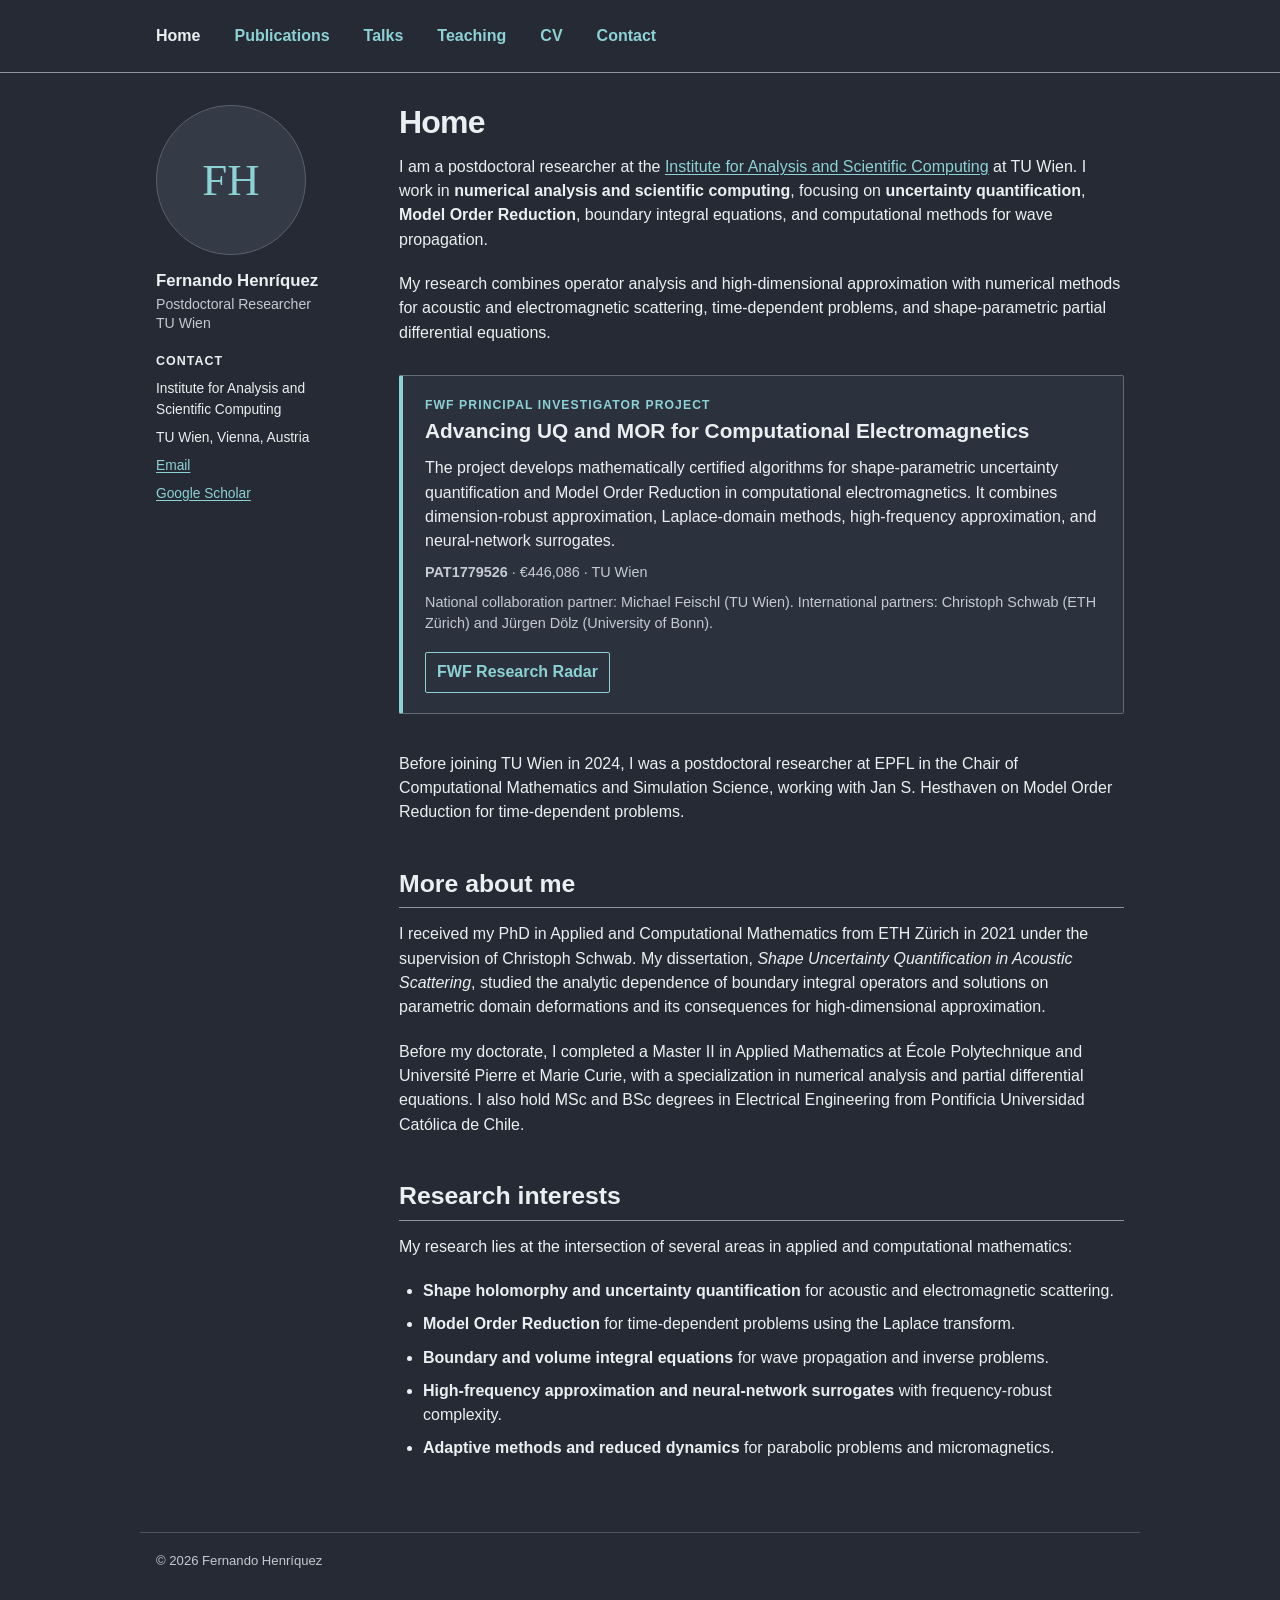
<file: index.html>
<!doctype html>
<html lang="en">
<head>
  <meta charset="utf-8">
  <meta name="viewport" content="width=device-width, initial-scale=1">
  <meta name="description" content="Fernando Henríquez — numerical analysis, uncertainty quantification, model order reduction, and computational wave propagation.">
  <title>Fernando Henríquez | Home</title>
  <link rel="stylesheet" href="styles.css?v=48fe07c">
</head>
<body>
  <header class="site-header">
    <div class="nav-wrap">
      <a class="brand" href="index.html">Fernando Henríquez</a>
      <nav class="nav" aria-label="Main navigation">
        <a class="active" href="index.html">Home</a>
        <a href="publications.html">Publications</a>
        <a href="talks.html">Talks</a>
        <a href="teaching.html">Teaching</a>
        <a href="cv.html">CV</a>
        <a href="mailto:fernando.henriquez@asc.tuwien.ac.at">Contact</a>
      </nav>
    </div>
  </header>

  <main class="page">
    <aside class="profile">
      <div class="portrait" aria-label="Profile photo placeholder">FH</div>
      <h2>Fernando Henríquez</h2>
      <p class="role">Postdoctoral Researcher<br>TU Wien</p>
      <h3>Contact</h3>
      <ul>
        <li>Institute for Analysis and Scientific Computing</li>
        <li>TU Wien, Vienna, Austria</li>
        <li><a href="mailto:fernando.henriquez@asc.tuwien.ac.at">Email</a></li>
        <li><a href="https://scholar.google.com/citations?user=jcabNR0AAAAJ&amp;hl=en">Google Scholar</a></li>
      </ul>
    </aside>

    <article class="content">
      <h1>Home</h1>
      <p>I am a postdoctoral researcher at the <a href="https://www.tuwien.at/en/mg/asc">Institute for Analysis and Scientific Computing</a> at TU Wien. I work in <strong>numerical analysis and scientific computing</strong>, focusing on <strong>uncertainty quantification</strong>, <strong>Model Order Reduction</strong>, boundary integral equations, and computational methods for wave propagation.</p>

      <p>My research combines operator analysis and high-dimensional approximation with numerical methods for acoustic and electromagnetic scattering, time-dependent problems, and shape-parametric partial differential equations.</p>

      <section class="project-card" aria-labelledby="fwf-title">
        <p class="eyebrow">FWF Principal Investigator Project</p>
        <h2 id="fwf-title">Advancing UQ and MOR for Computational Electromagnetics</h2>
        <p>The project develops mathematically certified algorithms for shape-parametric uncertainty quantification and Model Order Reduction in computational electromagnetics. It combines dimension-robust approximation, Laplace-domain methods, high-frequency approximation, and neural-network surrogates.</p>
        <p class="project-meta"><strong>PAT1779526</strong> · €446,086 · TU Wien</p>
        <p class="project-meta">National collaboration partner: Michael Feischl (TU Wien). International partners: Christoph Schwab (ETH Zürich) and Jürgen Dölz (University of Bonn).</p>
        <a class="button-link" href="https://www.fwf.ac.at/en/research-radar/10.55776/PAT1779526">FWF Research Radar</a>
      </section>

      <p>Before joining TU Wien in 2024, I was a postdoctoral researcher at EPFL in the Chair of Computational Mathematics and Simulation Science, working with Jan S. Hesthaven on Model Order Reduction for time-dependent problems.</p>

      <h2>More about me</h2>
      <p>I received my PhD in Applied and Computational Mathematics from ETH Zürich in 2021 under the supervision of Christoph Schwab. My dissertation, <em>Shape Uncertainty Quantification in Acoustic Scattering</em>, studied the analytic dependence of boundary integral operators and solutions on parametric domain deformations and its consequences for high-dimensional approximation.</p>

      <p>Before my doctorate, I completed a Master II in Applied Mathematics at École Polytechnique and Université Pierre et Marie Curie, with a specialization in numerical analysis and partial differential equations. I also hold MSc and BSc degrees in Electrical Engineering from Pontificia Universidad Católica de Chile.</p>

      <h2>Research interests</h2>
      <p>My research lies at the intersection of several areas in applied and computational mathematics:</p>
      <ul class="research-list">
        <li><strong>Shape holomorphy and uncertainty quantification</strong> for acoustic and electromagnetic scattering.</li>
        <li><strong>Model Order Reduction</strong> for time-dependent problems using the Laplace transform.</li>
        <li><strong>Boundary and volume integral equations</strong> for wave propagation and inverse problems.</li>
        <li><strong>High-frequency approximation and neural-network surrogates</strong> with frequency-robust complexity.</li>
        <li><strong>Adaptive methods and reduced dynamics</strong> for parabolic problems and micromagnetics.</li>
      </ul>
    </article>
  </main>

  <footer class="site-footer"><div class="footer-wrap">© 2026 Fernando Henríquez</div></footer>
</body>
</html>
</file>
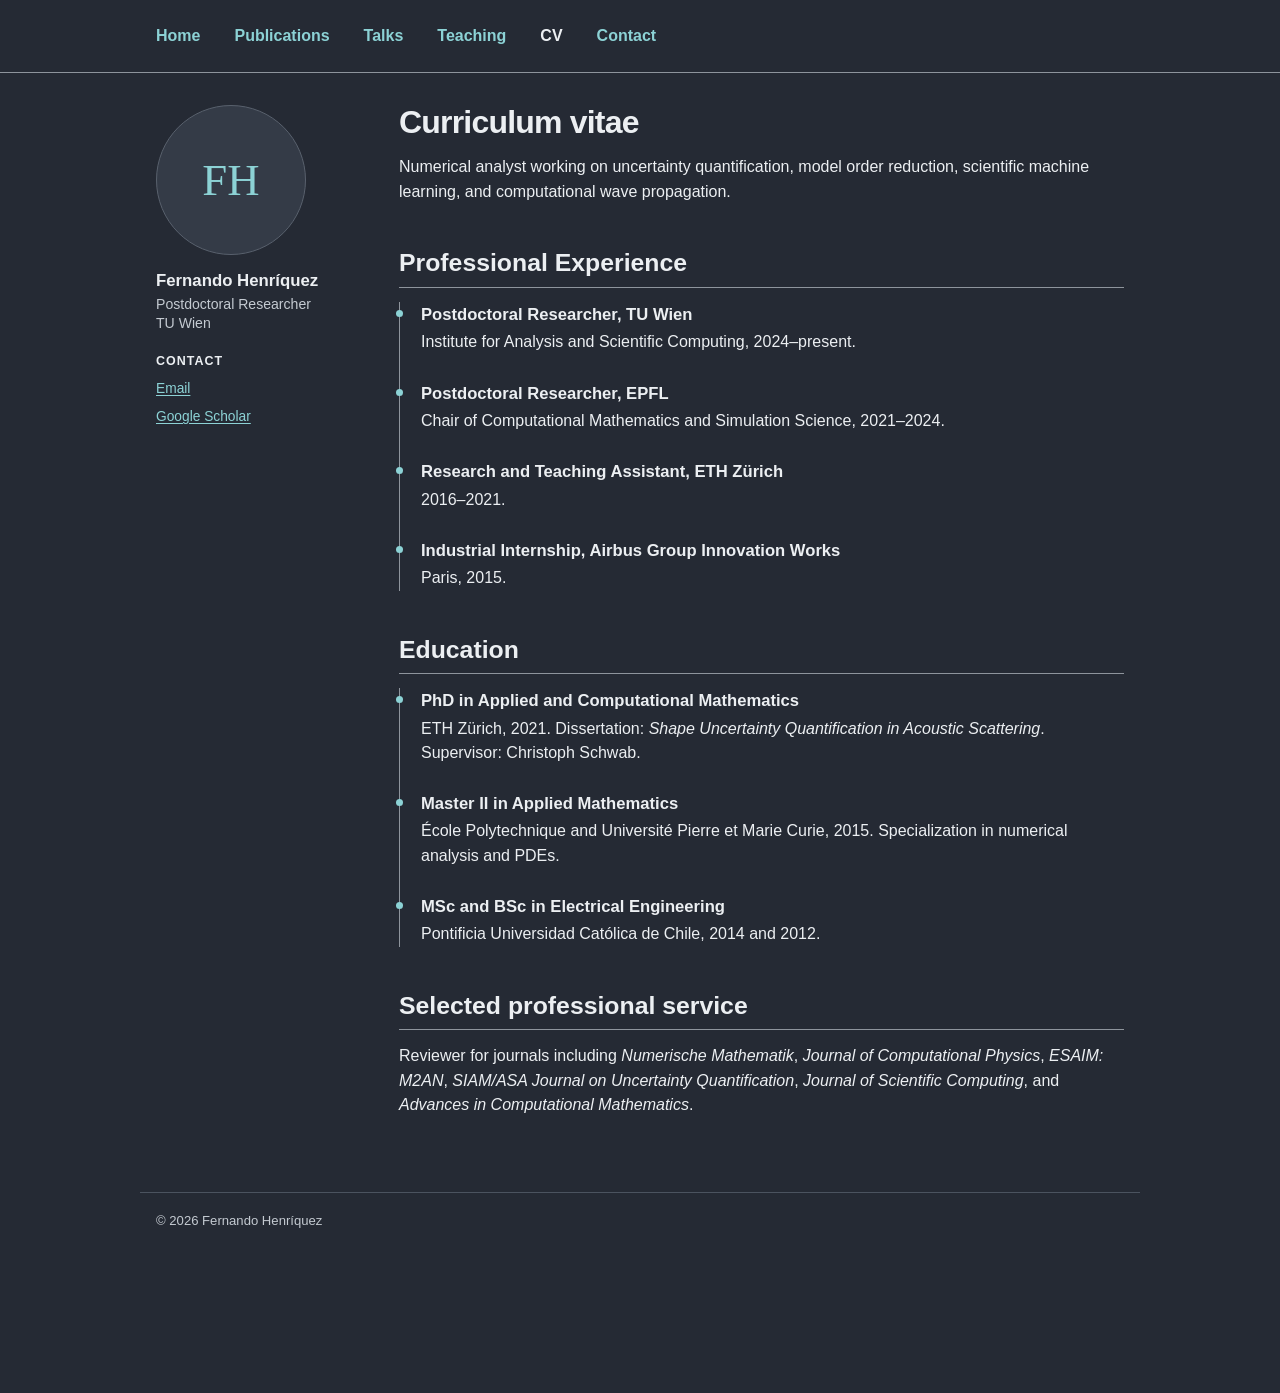
<file: cv.html>
<!doctype html><html lang="en"><head><meta charset="utf-8"><meta name="viewport" content="width=device-width, initial-scale=1"><meta name="description" content="Curriculum vitae of Fernando Henríquez."><title>Fernando Henríquez | CV</title><link rel="stylesheet" href="styles.css?v=48fe07c"></head>
<body><header class="site-header"><div class="nav-wrap"><a class="brand" href="index.html">Fernando Henríquez</a><nav class="nav" aria-label="Main navigation"><a href="index.html">Home</a><a href="publications.html">Publications</a><a href="talks.html">Talks</a><a href="teaching.html">Teaching</a><a class="active" href="cv.html">CV</a><a href="mailto:fernando.henriquez@asc.tuwien.ac.at">Contact</a></nav></div></header>
<main class="page"><aside class="profile"><div class="portrait">FH</div><h2>Fernando Henríquez</h2><p class="role">Postdoctoral Researcher<br>TU Wien</p><h3>Contact</h3><ul><li><a href="mailto:fernando.henriquez@asc.tuwien.ac.at">Email</a></li><li><a href="https://scholar.google.com/citations?user=jcabNR0AAAAJ&amp;hl=en">Google Scholar</a></li></ul></aside>
<article class="content"><h1>Curriculum vitae</h1><p class="lead">Numerical analyst working on uncertainty quantification, model order reduction, scientific machine learning, and computational wave propagation.</p>
<h2>Professional Experience</h2><div class="timeline"><div class="timeline-item"><h3>Postdoctoral Researcher, TU Wien</h3><p>Institute for Analysis and Scientific Computing, 2024–present.</p></div><div class="timeline-item"><h3>Postdoctoral Researcher, EPFL</h3><p>Chair of Computational Mathematics and Simulation Science, 2021–2024.</p></div><div class="timeline-item"><h3>Research and Teaching Assistant, ETH Zürich</h3><p>2016–2021.</p></div><div class="timeline-item"><h3>Industrial Internship, Airbus Group Innovation Works</h3><p>Paris, 2015.</p></div></div>
<h2>Education</h2><div class="timeline"><div class="timeline-item"><h3>PhD in Applied and Computational Mathematics</h3><p>ETH Zürich, 2021. Dissertation: <em>Shape Uncertainty Quantification in Acoustic Scattering</em>. Supervisor: Christoph Schwab.</p></div><div class="timeline-item"><h3>Master II in Applied Mathematics</h3><p>École Polytechnique and Université Pierre et Marie Curie, 2015. Specialization in numerical analysis and PDEs.</p></div><div class="timeline-item"><h3>MSc and BSc in Electrical Engineering</h3><p>Pontificia Universidad Católica de Chile, 2014 and 2012.</p></div></div>
<h2>Selected professional service</h2><p>Reviewer for journals including <em>Numerische Mathematik</em>, <em>Journal of Computational Physics</em>, <em>ESAIM: M2AN</em>, <em>SIAM/ASA Journal on Uncertainty Quantification</em>, <em>Journal of Scientific Computing</em>, and <em>Advances in Computational Mathematics</em>.</p>
</article></main><footer class="site-footer"><div class="footer-wrap">© 2026 Fernando Henríquez</div></footer></body></html>
</file>
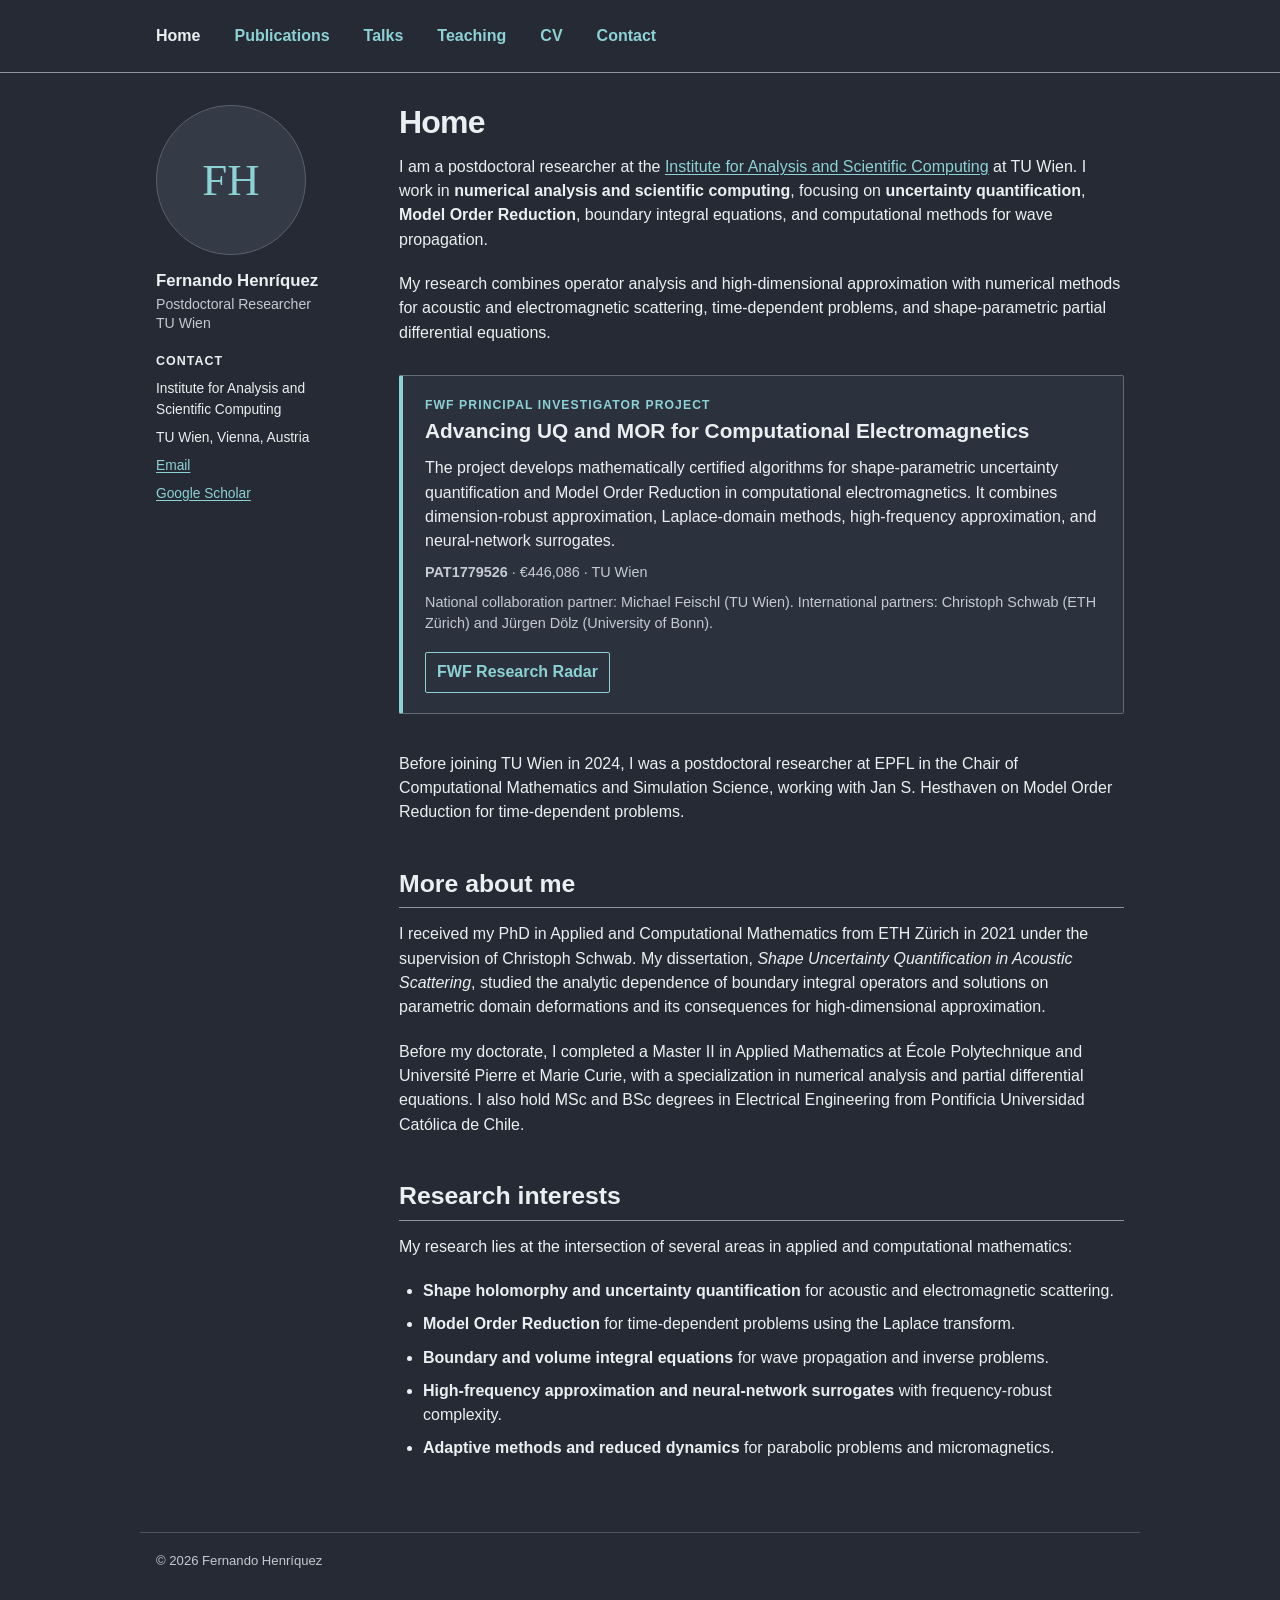
<file: news.html>
<!doctype html>
<html lang="en">
<head>
  <meta charset="utf-8">
  <meta http-equiv="refresh" content="0; url=index.html">
  <meta name="robots" content="noindex">
  <title>Redirecting</title>
  <link rel="canonical" href="index.html">
</head>
<body><p><a href="index.html">Return to the homepage</a>.</p></body>
</html>
</file>
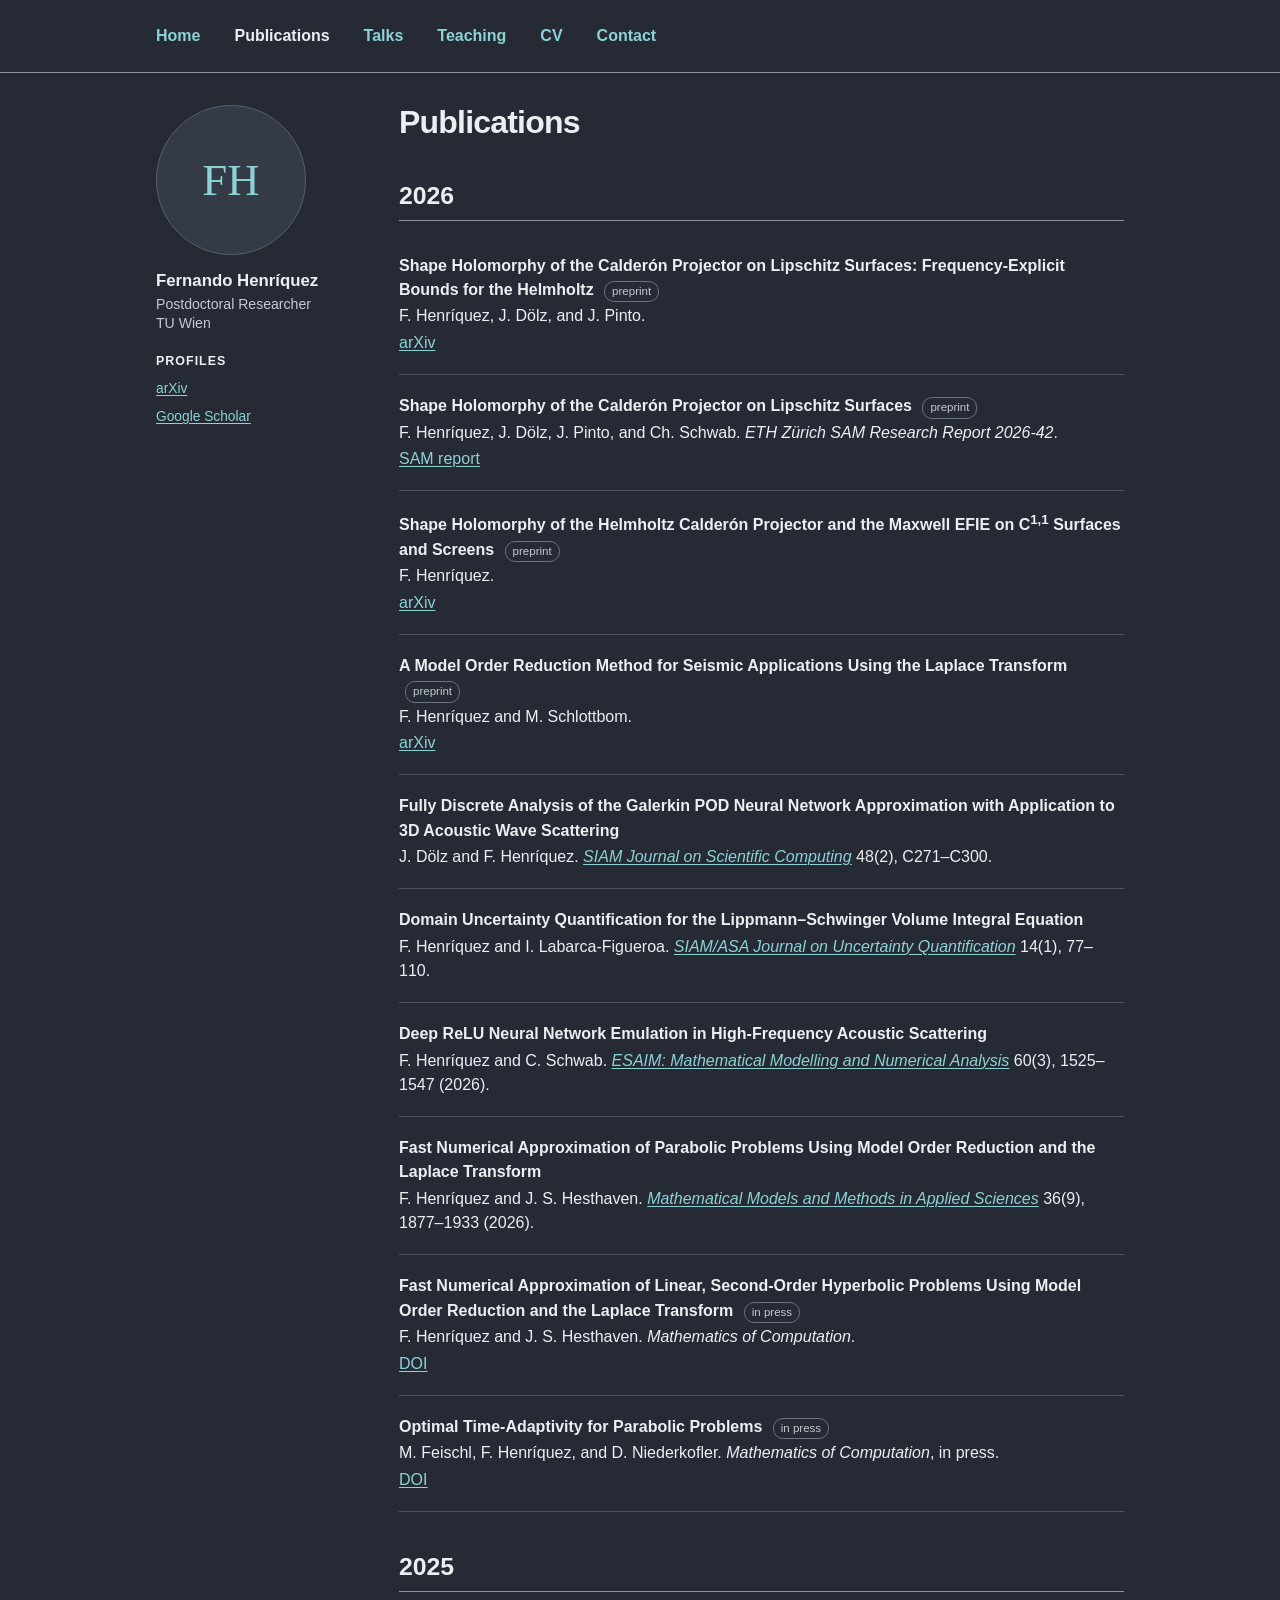
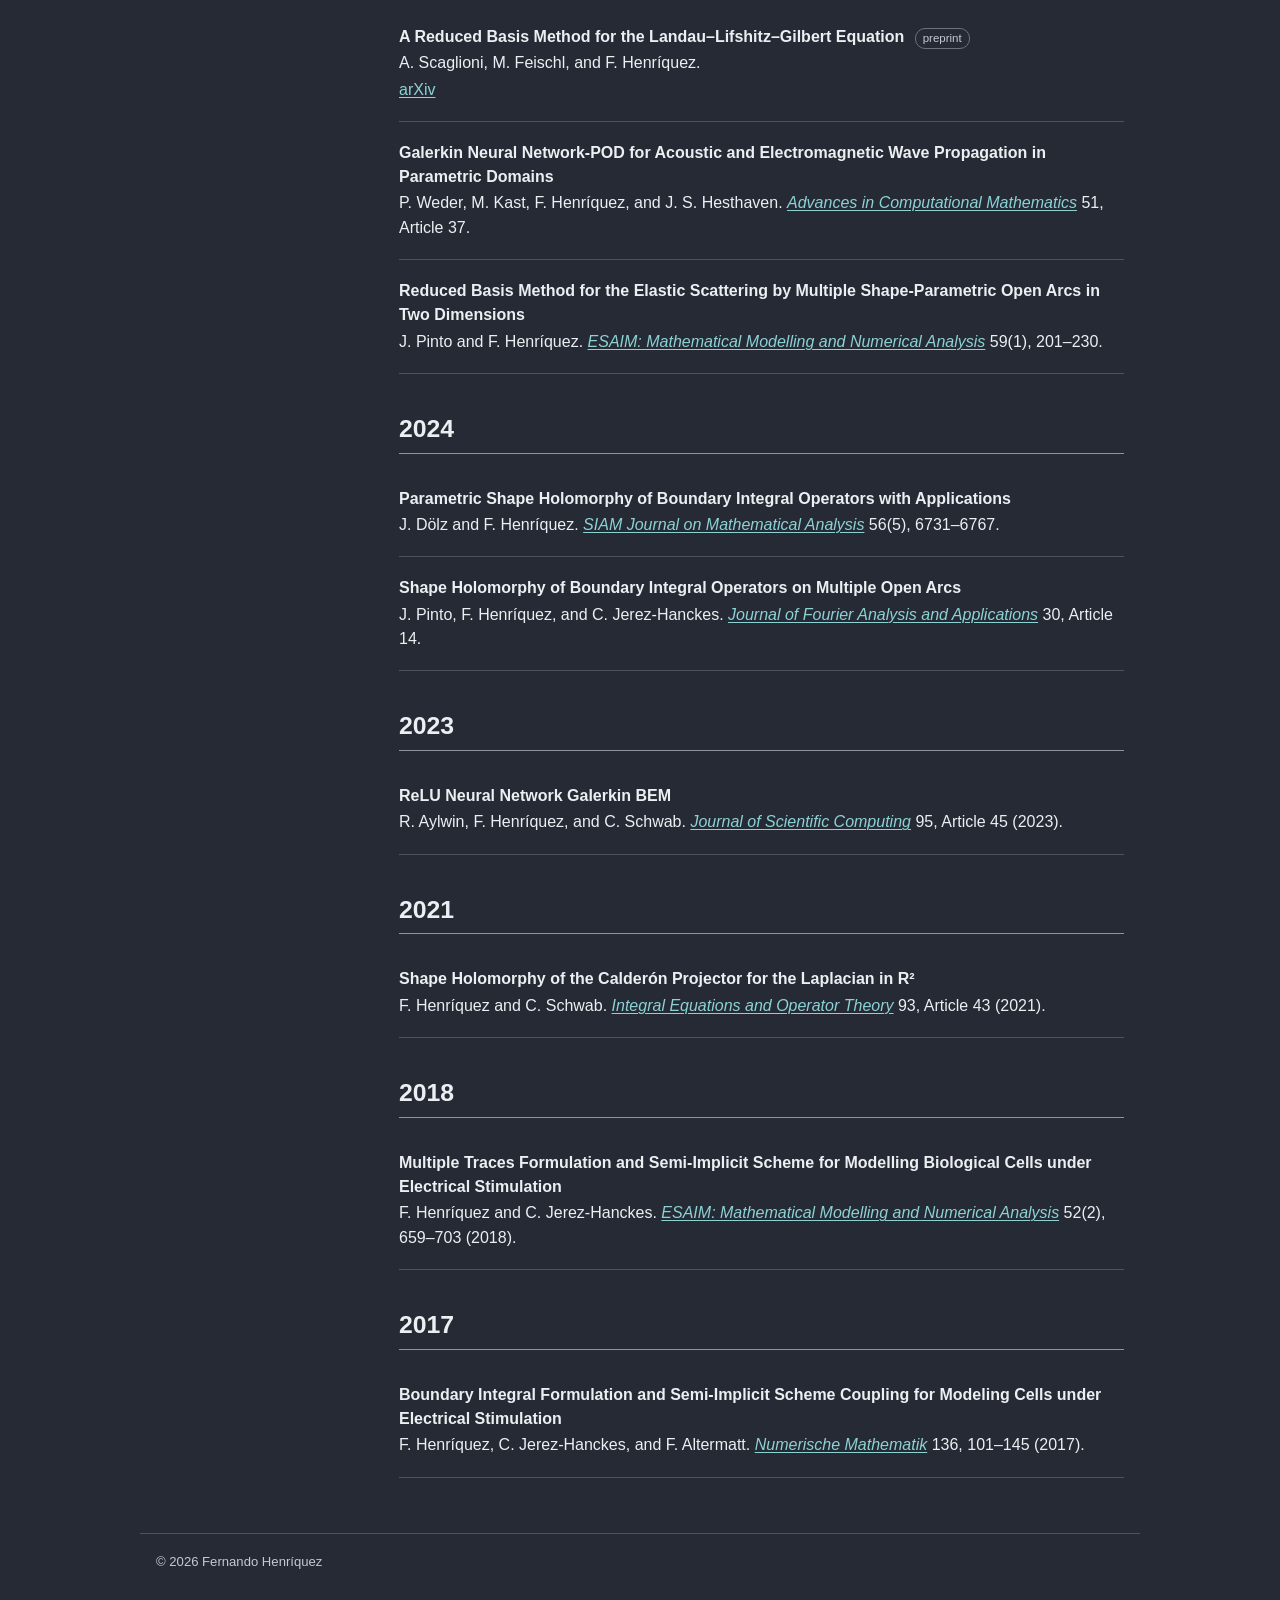
<file: publications.html>
<!doctype html>
<html lang="en">
<head>
  <meta charset="utf-8"><meta name="viewport" content="width=device-width, initial-scale=1">
  <meta name="description" content="Publications by Fernando Henríquez in numerical analysis and scientific computing.">
  <title>Fernando Henríquez | Publications</title><link rel="stylesheet" href="styles.css?v=48fe07c">
</head>
<body>
  <header class="site-header"><div class="nav-wrap"><a class="brand" href="index.html">Fernando Henríquez</a><nav class="nav" aria-label="Main navigation"><a href="index.html">Home</a><a class="active" href="publications.html">Publications</a><a href="talks.html">Talks</a><a href="teaching.html">Teaching</a><a href="cv.html">CV</a><a href="mailto:fernando.henriquez@asc.tuwien.ac.at">Contact</a></nav></div></header>
  <main class="page">
    <aside class="profile"><div class="portrait">FH</div><h2>Fernando Henríquez</h2><p class="role">Postdoctoral Researcher<br>TU Wien</p><h3>Profiles</h3><ul><li><a href="https://arxiv.org/search/?query=Fernando+Henriquez&searchtype=author">arXiv</a></li><li><a href="https://scholar.google.com/citations?user=jcabNR0AAAAJ&amp;hl=en">Google Scholar</a></li></ul></aside>
    <article class="content">
      <h1>Publications</h1>

      <h2 class="pub-year">2026</h2>
      <div class="publication"><p class="title">Shape Holomorphy of the Calderón Projector on Lipschitz Surfaces: Frequency-Explicit Bounds for the Helmholtz <span class="tag">preprint</span></p><p>F. Henríquez, J. Dölz, and J. Pinto.</p><p><a href="https://arxiv.org/abs/2611.12659">arXiv</a></p></div>
      <div class="publication"><p class="title">Shape Holomorphy of the Calderón Projector on Lipschitz Surfaces <span class="tag">preprint</span></p><p>F. Henríquez, J. Dölz, J. Pinto, and Ch. Schwab. <em>ETH Zürich SAM Research Report 2026-42</em>.</p><p><a href="https://www.sam.math.ethz.ch/sam_reports/reports_final/reports2026/2026-42.pdf">SAM report</a></p></div>
      <div class="publication"><p class="title">Shape Holomorphy of the Helmholtz Calderón Projector and the Maxwell EFIE on C<sup>1,1</sup> Surfaces and Screens <span class="tag">preprint</span></p><p>F. Henríquez.</p><p><a href="https://arxiv.org/abs/2610.14888">arXiv</a></p></div>
      <div class="publication"><p class="title">A Model Order Reduction Method for Seismic Applications Using the Laplace Transform <span class="tag">preprint</span></p><p>F. Henríquez and M. Schlottbom.</p><p><a href="https://arxiv.org/abs/2602.15517">arXiv</a></p></div>
      <div class="publication"><p class="title">Fully Discrete Analysis of the Galerkin POD Neural Network Approximation with Application to 3D Acoustic Wave Scattering</p><p>J. Dölz and F. Henríquez. <em><a href="https://epubs.siam.org/doi/10.1137/25M1731344">SIAM Journal on Scientific Computing</a></em> 48(2), C271–C300.</p></div>
      <div class="publication"><p class="title">Domain Uncertainty Quantification for the Lippmann–Schwinger Volume Integral Equation</p><p>F. Henríquez and I. Labarca-Figueroa. <em><a href="https://epubs.siam.org/doi/10.1137/24M1677782">SIAM/ASA Journal on Uncertainty Quantification</a></em> 14(1), 77–110.</p></div>
      <div class="publication"><p class="title">Deep ReLU Neural Network Emulation in High-Frequency Acoustic Scattering</p><p>F. Henríquez and C. Schwab. <em><a href="https://doi.org/10.1051/m2an/2026010">ESAIM: Mathematical Modelling and Numerical Analysis</a></em> 60(3), 1525–1547 (2026).</p></div>
      <div class="publication"><p class="title">Fast Numerical Approximation of Parabolic Problems Using Model Order Reduction and the Laplace Transform</p><p>F. Henríquez and J. S. Hesthaven. <em><a href="https://www.worldscientific.com/doi/10.1142/S0218202526500284">Mathematical Models and Methods in Applied Sciences</a></em> 36(9), 1877–1933 (2026).</p></div>
      <div class="publication"><p class="title">Fast Numerical Approximation of Linear, Second-Order Hyperbolic Problems Using Model Order Reduction and the Laplace Transform <span class="tag">in press</span></p><p>F. Henríquez and J. S. Hesthaven. <em>Mathematics of Computation</em>.</p><p><a href="https://doi.org/10.1090/mcom/4226">DOI</a></p></div>
      <div class="publication"><p class="title">Optimal Time-Adaptivity for Parabolic Problems <span class="tag">in press</span></p><p>M. Feischl, F. Henríquez, and D. Niederkofler. <em>Mathematics of Computation</em>, in press.</p><p><a href="https://doi.org/10.1090/mcom/4286">DOI</a></p></div>

      <h2 class="pub-year">2025</h2>
      <div class="publication"><p class="title">A Reduced Basis Method for the Landau–Lifshitz–Gilbert Equation <span class="tag">preprint</span></p><p>A. Scaglioni, M. Feischl, and F. Henríquez.</p><p><a href="https://arxiv.org/abs/2509.25909">arXiv</a></p></div>
      <div class="publication"><p class="title">Galerkin Neural Network-POD for Acoustic and Electromagnetic Wave Propagation in Parametric Domains</p><p>P. Weder, M. Kast, F. Henríquez, and J. S. Hesthaven. <em><a href="https://link.springer.com/article/10.1007/s10444-025-10245-9">Advances in Computational Mathematics</a></em> 51, Article 37.</p></div>
      <div class="publication"><p class="title">Reduced Basis Method for the Elastic Scattering by Multiple Shape-Parametric Open Arcs in Two Dimensions</p><p>J. Pinto and F. Henríquez. <em><a href="https://doi.org/10.1051/m2an/2024078">ESAIM: Mathematical Modelling and Numerical Analysis</a></em> 59(1), 201–230.</p></div>

      <h2 class="pub-year">2024</h2>
      <div class="publication"><p class="title">Parametric Shape Holomorphy of Boundary Integral Operators with Applications</p><p>J. Dölz and F. Henríquez. <em><a href="https://epubs.siam.org/doi/10.1137/23M1576451">SIAM Journal on Mathematical Analysis</a></em> 56(5), 6731–6767.</p></div>
      <div class="publication"><p class="title">Shape Holomorphy of Boundary Integral Operators on Multiple Open Arcs</p><p>J. Pinto, F. Henríquez, and C. Jerez-Hanckes. <em><a href="https://link.springer.com/article/10.1007/s00041-024-10071-5">Journal of Fourier Analysis and Applications</a></em> 30, Article 14.</p></div>

      <h2 class="pub-year">2023</h2>
      <div class="publication"><p class="title">ReLU Neural Network Galerkin BEM</p><p>R. Aylwin, F. Henríquez, and C. Schwab. <em><a href="https://link.springer.com/article/10.1007/s10915-023-02120-w">Journal of Scientific Computing</a></em> 95, Article 45 (2023).</p></div>

      <h2 class="pub-year">2021</h2>
      <div class="publication"><p class="title">Shape Holomorphy of the Calderón Projector for the Laplacian in R²</p><p>F. Henríquez and C. Schwab. <em><a href="https://link.springer.com/article/10.1007/s00020-021-02653-5">Integral Equations and Operator Theory</a></em> 93, Article 43 (2021).</p></div>

      <h2 class="pub-year">2018</h2>
      <div class="publication"><p class="title">Multiple Traces Formulation and Semi-Implicit Scheme for Modelling Biological Cells under Electrical Stimulation</p><p>F. Henríquez and C. Jerez-Hanckes. <em><a href="https://doi.org/10.1051/m2an/2018019">ESAIM: Mathematical Modelling and Numerical Analysis</a></em> 52(2), 659–703 (2018).</p></div>

      <h2 class="pub-year">2017</h2>
      <div class="publication"><p class="title">Boundary Integral Formulation and Semi-Implicit Scheme Coupling for Modeling Cells under Electrical Stimulation</p><p>F. Henríquez, C. Jerez-Hanckes, and F. Altermatt. <em><a href="https://link.springer.com/article/10.1007/s00211-016-0835-9">Numerische Mathematik</a></em> 136, 101–145 (2017).</p></div>
    </article>
  </main>
  <footer class="site-footer"><div class="footer-wrap">© 2026 Fernando Henríquez</div></footer>
</body></html>
</file>
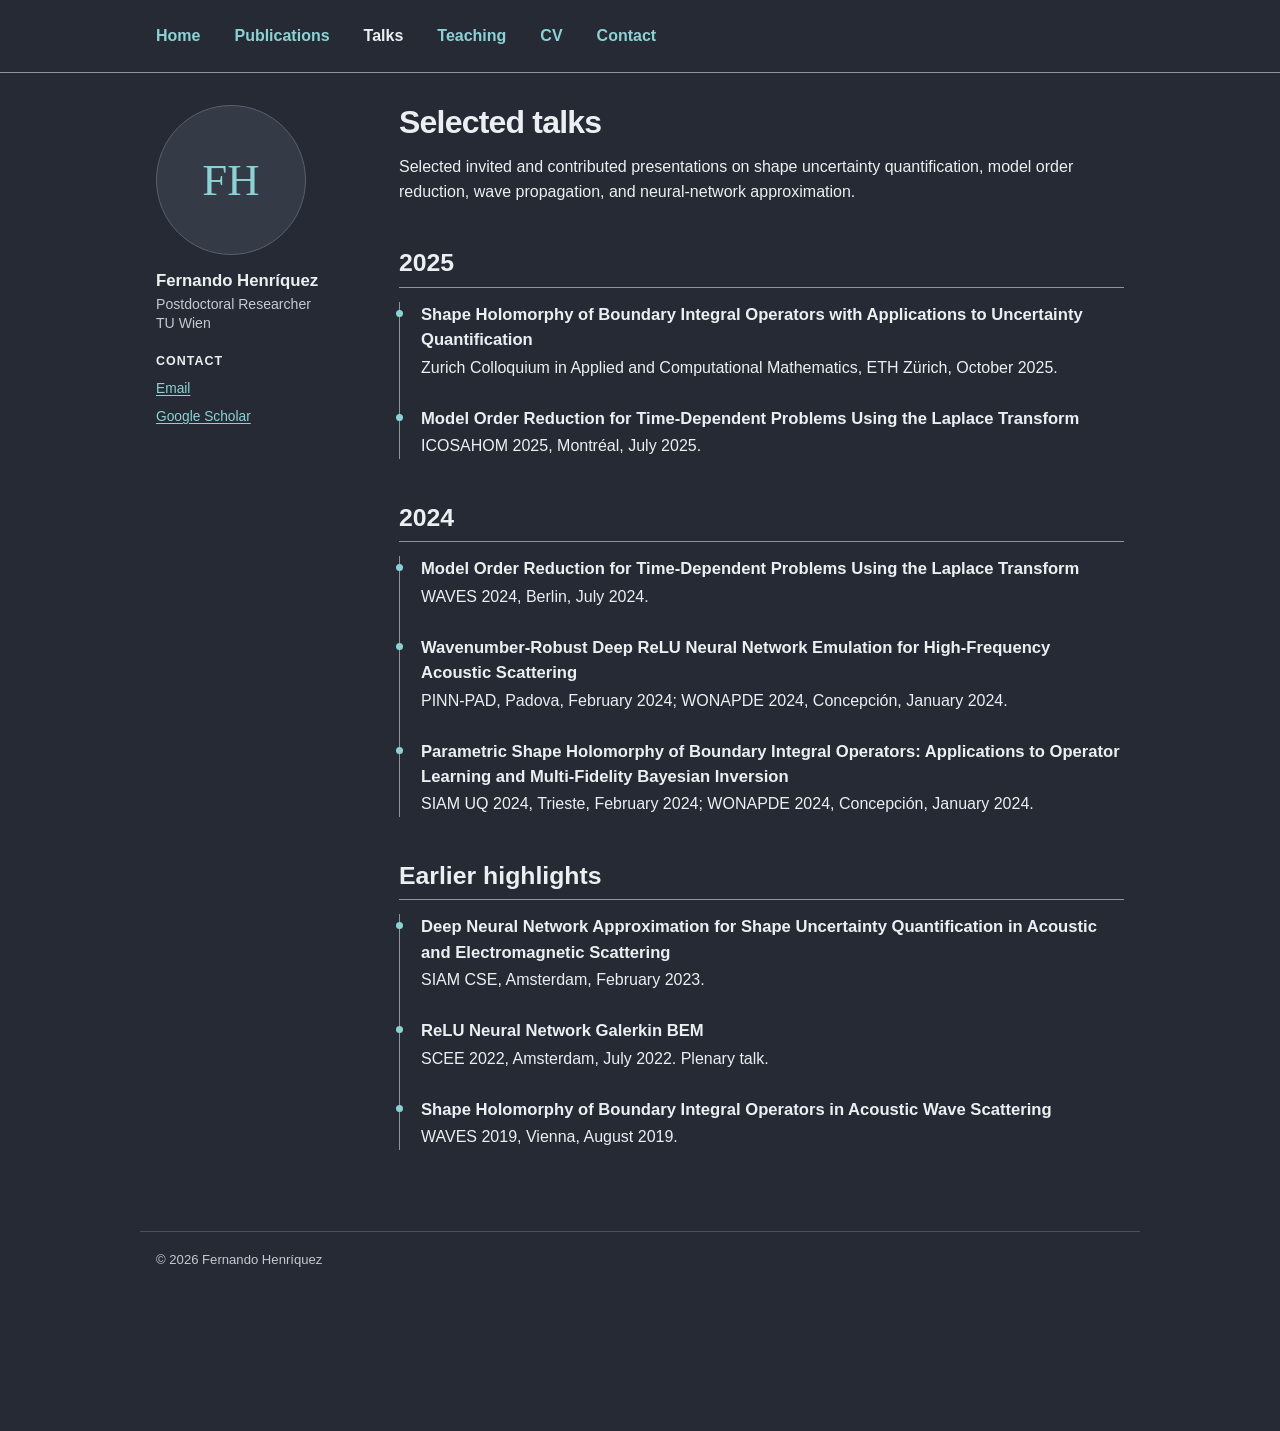
<file: talks.html>
<!doctype html><html lang="en"><head><meta charset="utf-8"><meta name="viewport" content="width=device-width, initial-scale=1"><meta name="description" content="Selected talks by Fernando Henríquez."><title>Fernando Henríquez | Talks</title><link rel="stylesheet" href="styles.css?v=48fe07c"></head>
<body><header class="site-header"><div class="nav-wrap"><a class="brand" href="index.html">Fernando Henríquez</a><nav class="nav" aria-label="Main navigation"><a href="index.html">Home</a><a href="publications.html">Publications</a><a class="active" href="talks.html">Talks</a><a href="teaching.html">Teaching</a><a href="cv.html">CV</a><a href="mailto:fernando.henriquez@asc.tuwien.ac.at">Contact</a></nav></div></header>
<main class="page"><aside class="profile"><div class="portrait">FH</div><h2>Fernando Henríquez</h2><p class="role">Postdoctoral Researcher<br>TU Wien</p><h3>Contact</h3><ul><li><a href="mailto:fernando.henriquez@asc.tuwien.ac.at">Email</a></li><li><a href="https://scholar.google.com/citations?user=jcabNR0AAAAJ&amp;hl=en">Google Scholar</a></li></ul></aside>
<article class="content"><h1>Selected talks</h1><p class="lead">Selected invited and contributed presentations on shape uncertainty quantification, model order reduction, wave propagation, and neural-network approximation.</p>
<h2>2025</h2><div class="timeline"><div class="timeline-item"><h3>Shape Holomorphy of Boundary Integral Operators with Applications to Uncertainty Quantification</h3><p>Zurich Colloquium in Applied and Computational Mathematics, ETH Zürich, October 2025.</p></div><div class="timeline-item"><h3>Model Order Reduction for Time-Dependent Problems Using the Laplace Transform</h3><p>ICOSAHOM 2025, Montréal, July 2025.</p></div></div>
<h2>2024</h2><div class="timeline"><div class="timeline-item"><h3>Model Order Reduction for Time-Dependent Problems Using the Laplace Transform</h3><p>WAVES 2024, Berlin, July 2024.</p></div><div class="timeline-item"><h3>Wavenumber-Robust Deep ReLU Neural Network Emulation for High-Frequency Acoustic Scattering</h3><p>PINN-PAD, Padova, February 2024; WONAPDE 2024, Concepción, January 2024.</p></div><div class="timeline-item"><h3>Parametric Shape Holomorphy of Boundary Integral Operators: Applications to Operator Learning and Multi-Fidelity Bayesian Inversion</h3><p>SIAM UQ 2024, Trieste, February 2024; WONAPDE 2024, Concepción, January 2024.</p></div></div>
<h2>Earlier highlights</h2><div class="timeline"><div class="timeline-item"><h3>Deep Neural Network Approximation for Shape Uncertainty Quantification in Acoustic and Electromagnetic Scattering</h3><p>SIAM CSE, Amsterdam, February 2023.</p></div><div class="timeline-item"><h3>ReLU Neural Network Galerkin BEM</h3><p>SCEE 2022, Amsterdam, July 2022. Plenary talk.</p></div><div class="timeline-item"><h3>Shape Holomorphy of Boundary Integral Operators in Acoustic Wave Scattering</h3><p>WAVES 2019, Vienna, August 2019.</p></div></div>
</article></main><footer class="site-footer"><div class="footer-wrap">© 2026 Fernando Henríquez</div></footer></body></html>
</file>
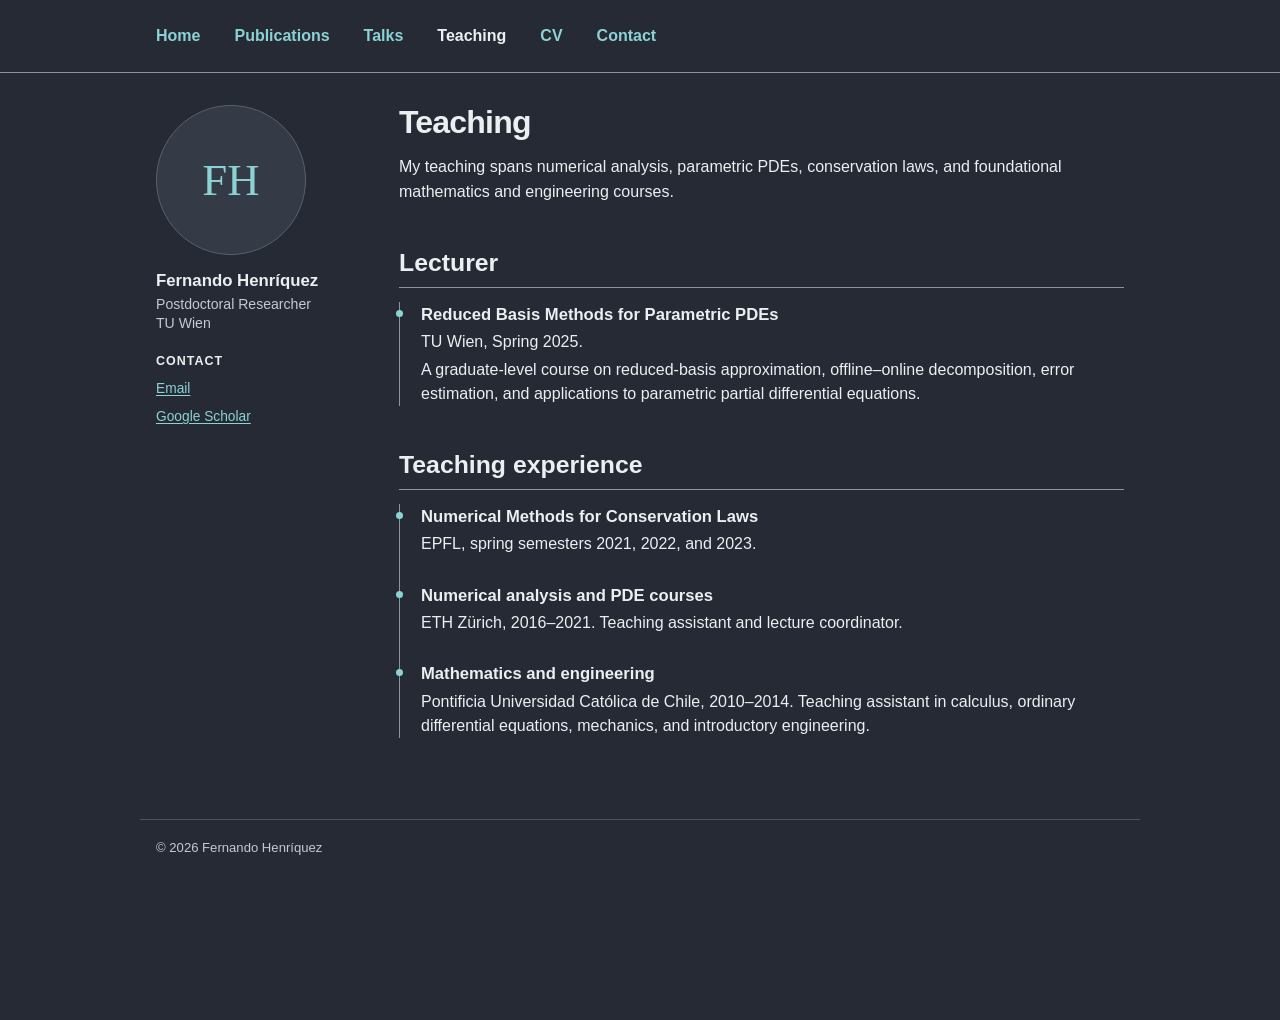
<file: teaching.html>
<!doctype html><html lang="en"><head><meta charset="utf-8"><meta name="viewport" content="width=device-width, initial-scale=1"><meta name="description" content="Teaching experience of Fernando Henríquez."><title>Fernando Henríquez | Teaching</title><link rel="stylesheet" href="styles.css?v=48fe07c"></head>
<body><header class="site-header"><div class="nav-wrap"><a class="brand" href="index.html">Fernando Henríquez</a><nav class="nav" aria-label="Main navigation"><a href="index.html">Home</a><a href="publications.html">Publications</a><a href="talks.html">Talks</a><a class="active" href="teaching.html">Teaching</a><a href="cv.html">CV</a><a href="mailto:fernando.henriquez@asc.tuwien.ac.at">Contact</a></nav></div></header>
<main class="page"><aside class="profile"><div class="portrait">FH</div><h2>Fernando Henríquez</h2><p class="role">Postdoctoral Researcher<br>TU Wien</p><h3>Contact</h3><ul><li><a href="mailto:fernando.henriquez@asc.tuwien.ac.at">Email</a></li><li><a href="https://scholar.google.com/citations?user=jcabNR0AAAAJ&amp;hl=en">Google Scholar</a></li></ul></aside>
<article class="content"><h1>Teaching</h1><p class="lead">My teaching spans numerical analysis, parametric PDEs, conservation laws, and foundational mathematics and engineering courses.</p>
<h2>Lecturer</h2><div class="timeline"><div class="timeline-item"><h3>Reduced Basis Methods for Parametric PDEs</h3><p>TU Wien, Spring 2025.</p><p>A graduate-level course on reduced-basis approximation, offline–online decomposition, error estimation, and applications to parametric partial differential equations.</p></div></div>
<h2>Teaching experience</h2><div class="timeline"><div class="timeline-item"><h3>Numerical Methods for Conservation Laws</h3><p>EPFL, spring semesters 2021, 2022, and 2023.</p></div><div class="timeline-item"><h3>Numerical analysis and PDE courses</h3><p>ETH Zürich, 2016–2021. Teaching assistant and lecture coordinator.</p></div><div class="timeline-item"><h3>Mathematics and engineering</h3><p>Pontificia Universidad Católica de Chile, 2010–2014. Teaching assistant in calculus, ordinary differential equations, mechanics, and introductory engineering.</p></div></div>
</article></main><footer class="site-footer"><div class="footer-wrap">© 2026 Fernando Henríquez</div></footer></body></html>
</file>
<file: styles.css>
:root {
  --background: #252a34;
  --panel: #2c323d;
  --text: #eceff2;
  --muted: #c4cad1;
  --accent: #8cd2d5;
  --rule: #8e949c;
  --max: 1000px;
}

* { box-sizing: border-box; }

html { scroll-behavior: smooth; background: var(--background); }

body {
  margin: 0;
  padding: 0 0 9rem;
  background: var(--background);
  color: var(--text);
  font-family: -apple-system, BlinkMacSystemFont, "Segoe UI", Roboto, "Helvetica Neue", Arial, sans-serif;
  font-size: 16px;
  line-height: 1.52;
}

a {
  color: var(--accent);
  text-decoration-thickness: 1px;
  text-underline-offset: 2px;
}

a:hover { color: #b7ecee; }

.site-header {
  position: relative;
  background: transparent;
  border-bottom: 1px solid var(--rule);
}

.nav-wrap {
  max-width: var(--max);
  min-height: 72px;
  margin: 0 auto;
  padding: 0 16px;
  display: flex;
  align-items: center;
}

.brand { display: none; }

.nav {
  display: flex;
  align-items: center;
  gap: 34px;
  flex-wrap: wrap;
}

.nav a {
  color: var(--accent);
  font-weight: 600;
  text-decoration: none;
}

.nav a:hover,
.nav a.active { color: var(--text); }

.page {
  max-width: var(--max);
  margin: 32px auto 0;
  padding: 0 16px;
  display: grid;
  grid-template-columns: 205px minmax(0, 1fr);
  gap: 38px;
}

.profile {
  align-self: start;
  position: sticky;
  top: 24px;
}

.portrait {
  width: 150px;
  height: 150px;
  margin: 0 0 16px;
  display: grid;
  place-items: center;
  border-radius: 50%;
  border: 1px solid #59616d;
  background: #343b47;
  color: var(--accent);
  font-family: Georgia, "Times New Roman", serif;
  font-size: 2.8rem;
}

.profile h2 {
  margin: 0;
  font-size: 1.05rem;
  line-height: 1.25;
}

.profile .role {
  margin: 3px 0 18px;
  color: var(--muted);
  font-size: .88rem;
  line-height: 1.35;
}

.profile h3 {
  margin: 19px 0 8px;
  font-size: .78rem;
  letter-spacing: .08em;
  text-transform: uppercase;
}

.profile ul {
  margin: 0;
  padding: 0;
  list-style: none;
  font-size: .86rem;
}

.profile li { margin: 0 0 7px; }

.content { min-width: 0; }

.content h1 {
  margin: 0 0 14px;
  font-size: 2rem;
  line-height: 1.12;
  letter-spacing: -.025em;
}

.content h2 {
  margin: 44px 0 14px;
  padding-bottom: 9px;
  border-bottom: 1px solid var(--rule);
  font-size: 1.55rem;
  line-height: 1.2;
}

.content h3 {
  margin: 25px 0 5px;
  font-size: 1.04rem;
}

.content p { margin: 0 0 20px; }

.lead {
  margin-top: 0;
  color: var(--text);
  font-size: 1rem;
  line-height: 1.55;
}

.muted { color: var(--muted); }

.project-card {
  margin: 30px 0 38px;
  padding: 20px 22px;
  border: 1px solid #626b77;
  border-left: 4px solid var(--accent);
  border-radius: 2px;
  background: var(--panel);
}

.project-card .eyebrow {
  margin: 0 0 5px;
  color: var(--accent);
  font-size: .76rem;
  font-weight: 700;
  letter-spacing: .09em;
  text-transform: uppercase;
}

.project-card h2 {
  margin: 0 0 12px;
  padding: 0;
  border: 0;
  font-size: 1.3rem;
}

.project-card p { margin: 8px 0; }

.project-meta {
  color: var(--muted);
  font-size: .9rem;
}

.button-link {
  display: inline-block;
  margin-top: 9px;
  padding: 7px 11px;
  border: 1px solid var(--accent);
  border-radius: 2px;
  font-weight: 600;
  text-decoration: none;
}

.research-list { padding-left: 24px; }
.research-list li { margin: 0 0 9px; }

.pub-year { margin-top: 40px !important; }

.publication {
  margin: 0;
  padding: 17px 0;
  border-bottom: 1px solid #4b535f;
}

.publication .title { font-weight: 700; }
.publication p { margin: 2px 0; }

.tag {
  display: inline-block;
  margin-left: 6px;
  padding: 1px 7px;
  border: 1px solid #69727e;
  border-radius: 10px;
  color: var(--muted);
  font-size: .72rem;
  font-weight: 500;
}

.timeline {
  margin: 0;
  padding-left: 21px;
  border-left: 1px solid var(--rule);
}

.timeline-item {
  position: relative;
  margin: 0 0 26px;
}

.timeline-item::before {
  content: "";
  position: absolute;
  top: 8px;
  left: -25px;
  width: 7px;
  height: 7px;
  border-radius: 50%;
  background: var(--accent);
}

.timeline-item h3 { margin: 0; }
.timeline-item p { margin: 3px 0; }

.site-footer {
  max-width: var(--max);
  margin: 55px auto 0;
  border-top: 1px solid #4b535f;
  color: var(--muted);
  font-size: .82rem;
}

.footer-wrap { padding: 18px 16px; }

@media (max-width: 760px) {
  body { padding-bottom: 5rem; }

  .nav-wrap { min-height: auto; padding-top: 14px; padding-bottom: 14px; }
  .nav { gap: 10px 21px; }

  .page {
    display: block;
    margin-top: 30px;
  }

  .profile {
    position: static;
    display: grid;
    grid-template-columns: 54px minmax(0, 1fr);
    column-gap: 10px;
    align-items: center;
    margin-bottom: 24px;
  }

  .portrait {
    width: 54px;
    height: 54px;
    grid-row: 1 / span 2;
    margin: 0;
    font-size: 1.15rem;
  }

  .profile h2 { grid-column: 2; }
  .profile .role { grid-column: 2; margin: 1px 0 0; }
  .profile h3, .profile ul { grid-column: 1 / -1; }
  .profile h3 { margin-top: 15px; }

  .content h1 { font-size: 1.65rem; }
  .content h2 { font-size: 1.35rem; }
}
</file>
